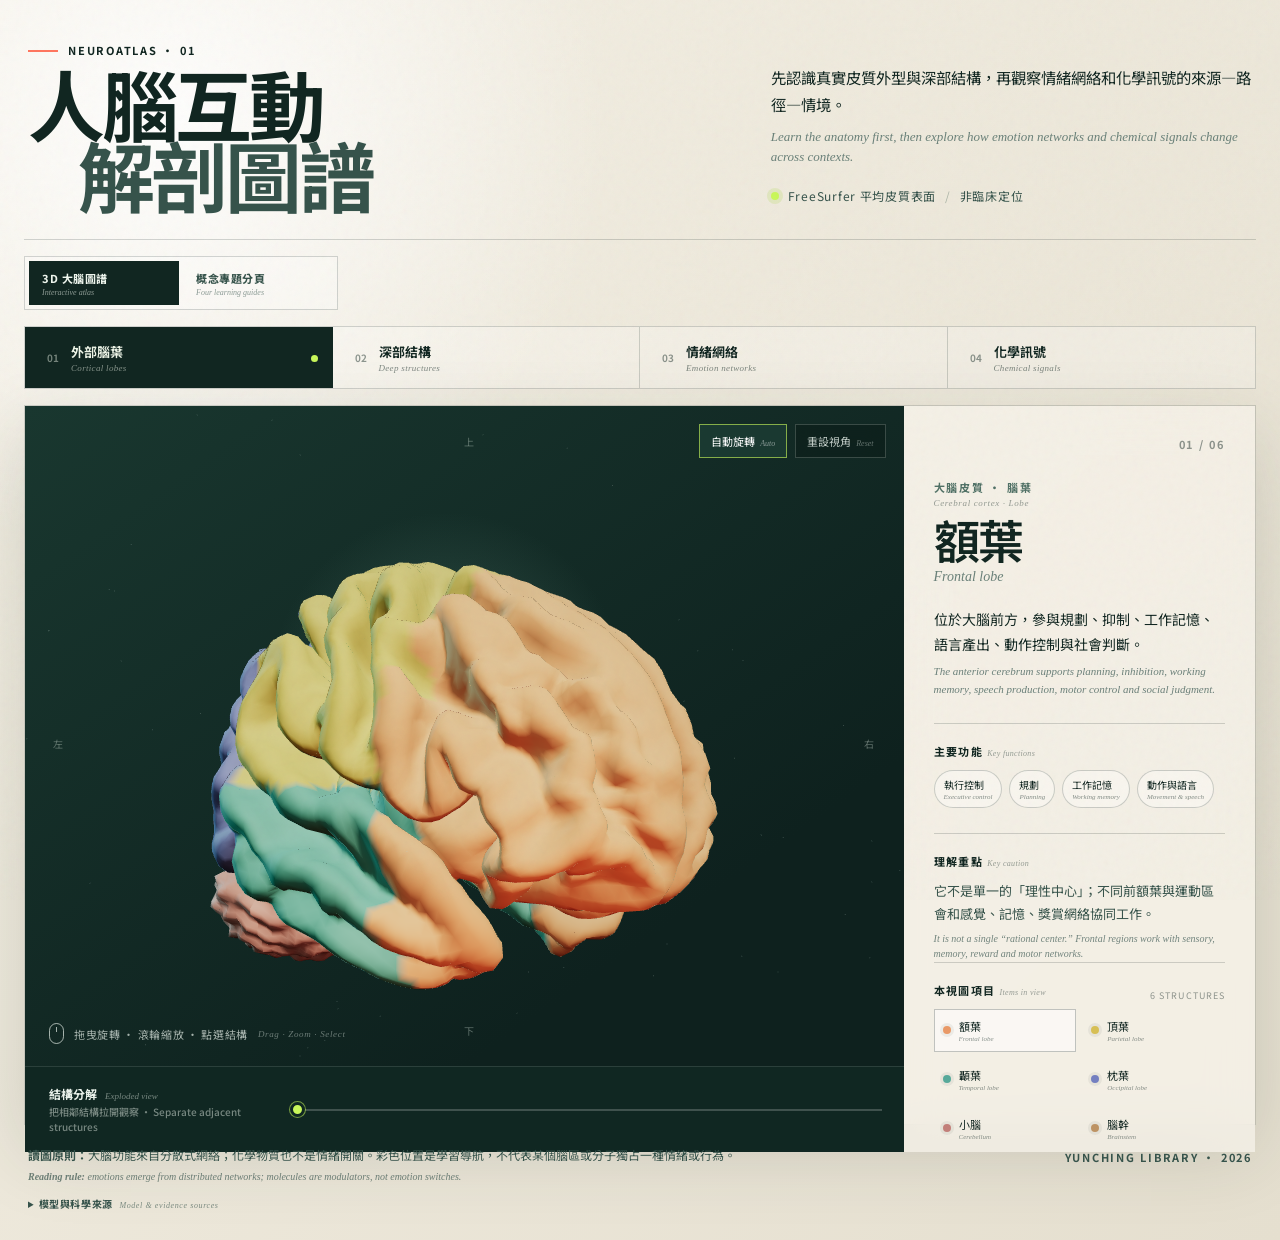
<file: index.html>
<!doctype html>
<html lang="zh-Hant">
<head>
  <meta charset="utf-8">
  <meta name="viewport" content="width=device-width, initial-scale=1">
  <meta name="description" content="可旋轉、縮放與點選的人類大腦結構教育圖譜。">
  <meta property="og:title" content="人腦互動解剖圖譜｜Interactive Human Brain Atlas">
  <meta property="og:description" content="以 FreeSurfer 平均皮質表面學習腦葉、深部結構、情緒網絡與化學訊號；支援中英對照。">
  <meta property="og:type" content="website">
  <meta property="og:url" content="https://yunching0513.github.io/interactive-brain-atlas/">
  <meta property="og:image" content="https://yunching0513.github.io/interactive-brain-atlas/preview.png">
  <title>人腦互動解剖圖譜｜Yunching Library</title>
  <link rel="icon" href="data:image/svg+xml,%3Csvg xmlns='http://www.w3.org/2000/svg' viewBox='0 0 64 64'%3E%3Crect width='64' height='64' rx='14' fill='%23112621'/%3E%3Ccircle cx='32' cy='32' r='10' fill='%23c9f75a'/%3E%3C/svg%3E">
  <link rel="preconnect" href="https://fonts.googleapis.com">
  <link rel="preconnect" href="https://fonts.gstatic.com" crossorigin>
  <link href="https://fonts.googleapis.com/css2?family=Noto+Sans+TC:wght@500;600;700;800&display=swap" rel="stylesheet">
  <link rel="stylesheet" href="./styles.css">
</head>
<body>
  <div class="page-grain" aria-hidden="true"></div>
  <main class="atlas-app">
    <header class="masthead">
      <div class="brand-block">
        <p class="eyebrow">NEUROATLAS · 01</p>
        <h1>人腦互動<br><span>解剖圖譜</span></h1>
      </div>
      <div class="intro-copy">
        <p>先認識真實皮質外型與深部結構，再觀察情緒網絡和化學訊號的來源—路徑—情境。</p>
        <p class="intro-en" lang="en">Learn the anatomy first, then explore how emotion networks and chemical signals change across contexts.</p>
        <div class="status-row">
          <span class="status-dot"></span>
          <span>FreeSurfer 平均皮質表面</span>
          <span class="divider">/</span>
          <span>非臨床定位</span>
        </div>
      </div>
    </header>

    <nav class="section-switcher" aria-label="學習區域">
      <a class="is-active" href="./index.html" aria-current="page">
        <span>3D 大腦圖譜</span><small lang="en">Interactive atlas</small>
      </a>
      <a href="./topics.html">
        <span>概念專題分頁</span><small lang="en">Four learning guides</small>
      </a>
    </nav>

    <section class="mode-bar" aria-label="圖譜視圖">
      <button class="mode-button is-active" type="button" data-mode="exterior">
        <span class="mode-index">01</span><span class="mode-copy">外部腦葉<small lang="en">Cortical lobes</small></span>
      </button>
      <button class="mode-button" type="button" data-mode="deep">
        <span class="mode-index">02</span><span class="mode-copy">深部結構<small lang="en">Deep structures</small></span>
      </button>
      <button class="mode-button" type="button" data-mode="emotion">
        <span class="mode-index">03</span><span class="mode-copy">情緒網絡<small lang="en">Emotion networks</small></span>
      </button>
      <button class="mode-button" type="button" data-mode="chemical">
        <span class="mode-index">04</span><span class="mode-copy">化學訊號<small lang="en">Chemical signals</small></span>
      </button>
    </section>

    <section id="emotion-lens" class="emotion-lens" hidden>
      <div class="lens-heading">
        <p>情緒情境 <span lang="en">Emotion lens</span></p>
        <small>選一個情境，相關節點會發光並跟隨旋轉。<span lang="en">Select a context; related nodes will glow and follow the rotation.</span></small>
      </div>
      <div id="scenario-buttons" class="scenario-buttons"></div>
      <div class="scenario-explainer">
        <p id="scenario-summary-zh"></p>
        <p id="scenario-summary-en" lang="en"></p>
        <div id="scenario-signals" class="scenario-signals"></div>
        <a id="scenario-guide-link" class="scenario-guide-link" href="./topics.html" hidden>開啟完整概念分頁 <span lang="en">Open guide</span> →</a>
      </div>
    </section>

    <section class="atlas-grid">
      <div class="viewport-panel">
        <div id="brain-viewport" class="brain-viewport" aria-label="可旋轉的人類大腦三維模型">
          <canvas id="brain-canvas"></canvas>
          <div class="orientation" aria-hidden="true">
            <span class="orientation-top">上</span>
            <span class="orientation-left">左</span>
            <span class="orientation-right">右</span>
            <span class="orientation-bottom">下</span>
          </div>
          <div id="hover-label" class="hover-label" role="status"></div>
          <div id="scenario-node-labels" class="scenario-node-labels" aria-hidden="true"></div>
          <div class="interaction-hint">
            <span class="mouse-mark" aria-hidden="true"></span>
            拖曳旋轉 · 滾輪縮放 · 點選結構<br><small lang="en">Drag · Zoom · Select</small>
          </div>
          <div class="view-actions">
            <button id="rotate-toggle" class="icon-button is-active" type="button" aria-pressed="true">自動旋轉 <small>Auto</small></button>
            <button id="reset-view" class="icon-button" type="button">重設視角 <small>Reset</small></button>
          </div>
        </div>

        <div class="explode-control">
          <label for="explode-range">
            <span>結構分解 <em lang="en">Exploded view</em></span>
            <small>把相鄰結構拉開觀察 · Separate adjacent structures</small>
          </label>
          <input id="explode-range" type="range" min="0" max="100" value="0">
        </div>
      </div>

      <aside class="info-panel" aria-live="polite">
        <div class="selection-index" id="selection-index">01 / 06</div>
        <p class="category-label" id="structure-category">大腦皮質 · 腦葉</p>
        <p class="category-en" id="structure-category-en" lang="en">Cerebral cortex · Lobe</p>
        <h2 id="structure-name">額葉</h2>
        <p class="latin-name" id="structure-latin">Frontal lobe</p>
        <p class="structure-summary" id="structure-summary">位於大腦前方，參與規劃、抑制、工作記憶、語言產出與社會判斷。</p>
        <p class="structure-summary summary-en" id="structure-summary-en" lang="en">The anterior cerebrum supports planning, inhibition, working memory, speech production, motor control and social judgment.</p>

        <div class="function-block">
          <h3><span id="function-heading">主要功能</span> <small id="function-heading-en" lang="en">Key functions</small></h3>
          <div class="function-tags" id="function-tags"></div>
        </div>

        <div class="signal-detail" id="signal-detail" hidden>
          <div class="signal-source-block">
            <h3>來源與路徑 <small lang="en">Origin & pathway</small></h3>
            <p id="signal-source"></p>
            <p id="signal-source-en" lang="en"></p>
            <div id="signal-path" class="signal-path"></div>
          </div>
          <div class="trigger-block">
            <h3>常見促發情境 <small lang="en">Common eliciting contexts</small></h3>
            <div id="signal-triggers" class="trigger-list"></div>
          </div>
        </div>

        <div class="connection-block">
          <h3>理解重點 <small lang="en">Key caution</small></h3>
          <p id="structure-note">它不是單一的「理性中心」；不同前額葉區域會與感覺、記憶、獎賞及運動網絡協同工作。</p>
          <p id="structure-note-en" class="note-en" lang="en">It is not a single “rational center.” Frontal regions work with sensory, memory, reward and motor networks.</p>
        </div>

        <div class="structure-browser">
          <div class="browser-heading">
            <h3>本視圖項目 <small lang="en">Items in view</small></h3>
            <span id="structure-count">6 structures</span>
          </div>
          <div class="structure-list" id="structure-list"></div>
        </div>
      </aside>
    </section>

    <footer class="atlas-footer">
      <div>
        <p><strong>讀圖原則：</strong>大腦功能來自分散式網絡；化學物質也不是情緒開關。彩色位置是學習導航，不代表某個腦區或分子獨占一種情緒或行為。</p>
        <p class="footer-en" lang="en"><strong>Reading rule:</strong> emotions emerge from distributed networks; molecules are modulators, not emotion switches.</p>
        <details class="evidence-drawer">
          <summary>模型與科學來源 <span lang="en">Model & evidence sources</span></summary>
          <div class="evidence-links">
            <a href="https://nilearn.github.io/stable/modules/generated/nilearn.datasets.fetch_surf_fsaverage.html">Nilearn / FreeSurfer fsaverage5</a>
            <a href="https://www.ncbi.nlm.nih.gov/books/NBK507848/">Oxytocin · NCBI</a>
            <a href="https://www.ncbi.nlm.nih.gov/books/NBK470306/">β-Endorphin · NCBI</a>
            <a href="https://www.ncbi.nlm.nih.gov/books/NBK538239/">Cortisol / HPA axis · NCBI</a>
            <a href="https://www.ncbi.nlm.nih.gov/books/NBK513270/">Locus coeruleus / NE · NCBI</a>
            <a href="https://www.ncbi.nlm.nih.gov/books/NBK28150/">Serotonin / Raphe · NCBI</a>
          </div>
        </details>
      </div>
      <p class="footer-mark">YUNCHING LIBRARY · 2026</p>
    </footer>
  </main>

  <noscript>這個互動圖譜需要啟用 JavaScript。</noscript>
  <script src="./brain-atlas.bundle.js"></script>
</body>
</html>
</file>
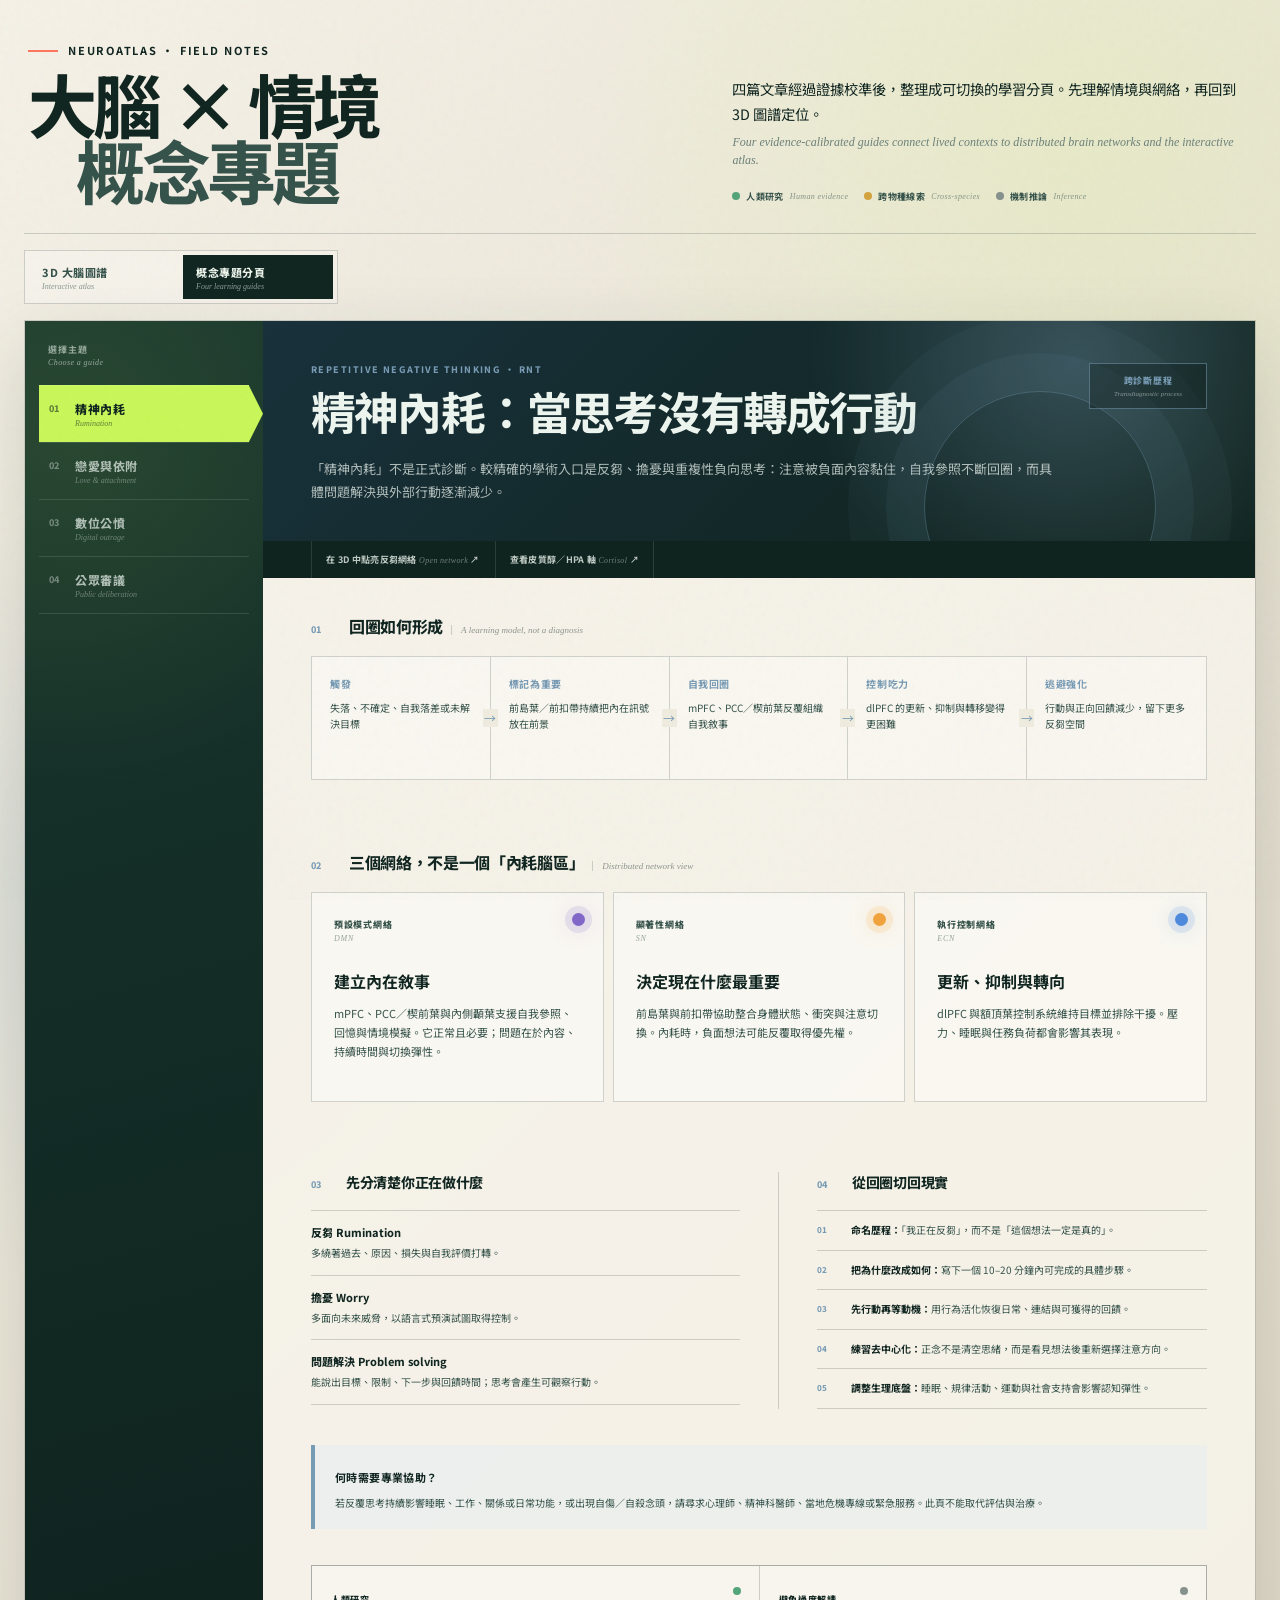
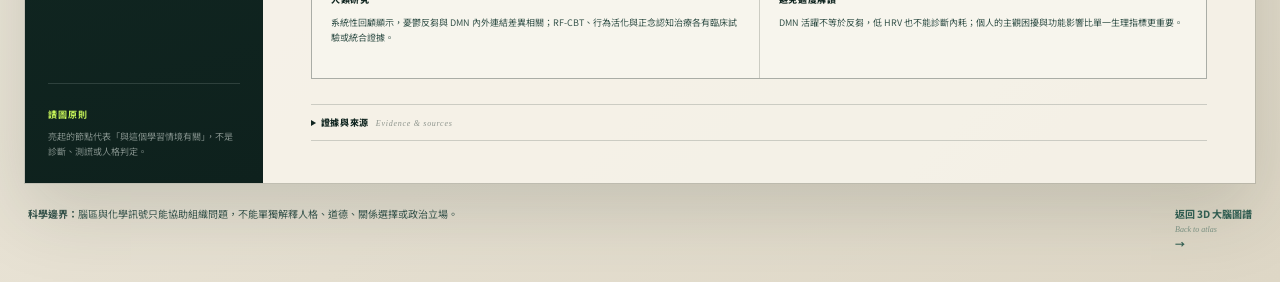
<file: topics.html>
<!doctype html>
<html lang="zh-Hant">
<head>
  <meta charset="utf-8">
  <meta name="viewport" content="width=device-width, initial-scale=1">
  <meta name="description" content="以證據校準方式說明精神內耗、戀愛依附、數位公憤與公眾審議所涉及的大腦網絡、情境與行動策略。">
  <title>大腦 × 情境概念專題｜Yunching Library</title>
  <link rel="icon" href="data:image/svg+xml,%3Csvg xmlns='http://www.w3.org/2000/svg' viewBox='0 0 64 64'%3E%3Crect width='64' height='64' rx='14' fill='%23112621'/%3E%3Ccircle cx='32' cy='32' r='10' fill='%23c9f75a'/%3E%3C/svg%3E">
  <link rel="preconnect" href="https://fonts.googleapis.com">
  <link rel="preconnect" href="https://fonts.gstatic.com" crossorigin>
  <link href="https://fonts.googleapis.com/css2?family=Noto+Sans+TC:wght@400;500;600;700;800&display=swap" rel="stylesheet">
  <link rel="stylesheet" href="./styles.css">
  <link rel="stylesheet" href="./topics.css">
</head>
<body class="topics-page">
  <div class="page-grain" aria-hidden="true"></div>
  <main class="guide-app">
    <header class="guide-masthead">
      <div>
        <p class="eyebrow">NEUROATLAS · FIELD NOTES</p>
        <h1 class="guide-title">大腦 × 情境<br><span>概念專題</span></h1>
      </div>
      <div class="guide-intro">
        <p>四篇文章經過證據校準後，整理成可切換的學習分頁。先理解情境與網絡，再回到 3D 圖譜定位。</p>
        <p lang="en">Four evidence-calibrated guides connect lived contexts to distributed brain networks and the interactive atlas.</p>
        <div class="calibration-key" aria-label="證據層級圖例">
          <span><i class="evidence-dot human"></i>人類研究 <em>Human evidence</em></span>
          <span><i class="evidence-dot cross"></i>跨物種線索 <em>Cross-species</em></span>
          <span><i class="evidence-dot inference"></i>機制推論 <em>Inference</em></span>
        </div>
      </div>
    </header>

    <nav class="section-switcher" aria-label="學習區域">
      <a href="./index.html">
        <span>3D 大腦圖譜</span><small lang="en">Interactive atlas</small>
      </a>
      <a class="is-active" href="./topics.html" aria-current="page">
        <span>概念專題分頁</span><small lang="en">Four learning guides</small>
      </a>
    </nav>

    <section class="guide-frame">
      <nav class="topic-tabs" role="tablist" aria-label="概念專題">
        <p class="tabs-label">選擇主題 <span lang="en">Choose a guide</span></p>
        <button id="tab-rumination" class="topic-tab is-active" type="button" role="tab" aria-selected="true" aria-controls="panel-rumination" tabindex="0" data-topic="rumination">
          <span class="tab-number">01</span><strong>精神內耗</strong><small lang="en">Rumination</small>
        </button>
        <button id="tab-love" class="topic-tab" type="button" role="tab" aria-selected="false" aria-controls="panel-love" tabindex="-1" data-topic="love">
          <span class="tab-number">02</span><strong>戀愛與依附</strong><small lang="en">Love & attachment</small>
        </button>
        <button id="tab-outrage" class="topic-tab" type="button" role="tab" aria-selected="false" aria-controls="panel-outrage" tabindex="-1" data-topic="outrage">
          <span class="tab-number">03</span><strong>數位公憤</strong><small lang="en">Digital outrage</small>
        </button>
        <button id="tab-deliberation" class="topic-tab" type="button" role="tab" aria-selected="false" aria-controls="panel-deliberation" tabindex="-1" data-topic="deliberation">
          <span class="tab-number">04</span><strong>公眾審議</strong><small lang="en">Public deliberation</small>
        </button>
        <div class="tabs-caution">
          <strong>讀圖原則</strong>
          <p>亮起的節點代表「與這個學習情境有關」，不是診斷、測謊或人格判定。</p>
        </div>
      </nav>

      <div class="topic-panels">
        <article id="panel-rumination" class="topic-panel" role="tabpanel" aria-labelledby="tab-rumination" data-topic-panel="rumination" style="--topic-accent:#789bb4; --topic-deep:#18313b;">
          <header class="topic-hero">
            <div>
              <p class="topic-kicker">REPETITIVE NEGATIVE THINKING · RNT</p>
              <h2>精神內耗：當思考沒有轉成行動</h2>
              <p class="topic-lead">「精神內耗」不是正式診斷。較精確的學術入口是反芻、擔憂與重複性負向思考：注意被負面內容黏住，自我參照不斷回圈，而具體問題解決與外部行動逐漸減少。</p>
            </div>
            <div class="topic-stamp"><span>跨診斷歷程</span><small lang="en">Transdiagnostic process</small></div>
          </header>

          <div class="atlas-jumps" aria-label="回到 3D 圖譜">
            <a href="./index.html?mode=emotion&scenario=rumination&structure=pcc">在 3D 中點亮反芻網絡 <span lang="en">Open network</span> ↗</a>
            <a href="./index.html?mode=chemical&structure=cortisol">查看皮質醇／HPA 軸 <span lang="en">Cortisol</span> ↗</a>
          </div>

          <section class="topic-section">
            <div class="section-heading"><span>01</span><h3>回圈如何形成</h3><small lang="en">A learning model, not a diagnosis</small></div>
            <div class="mechanism-chain five-step">
              <div><b>觸發</b><p>失落、不確定、自我落差或未解決目標</p></div>
              <div><b>標記為重要</b><p>前島葉／前扣帶持續把內在訊號放在前景</p></div>
              <div><b>自我回圈</b><p>mPFC、PCC／楔前葉反覆組織自我敘事</p></div>
              <div><b>控制吃力</b><p>dlPFC 的更新、抑制與轉移變得更困難</p></div>
              <div><b>逃避強化</b><p>行動與正向回饋減少，留下更多反芻空間</p></div>
            </div>
          </section>

          <section class="topic-section">
            <div class="section-heading"><span>02</span><h3>三個網絡，不是一個「內耗腦區」</h3><small lang="en">Distributed network view</small></div>
            <div class="network-cards">
              <article><i style="--node:#8067c8"></i><p class="network-name">預設模式網絡 <span>DMN</span></p><h4>建立內在敘事</h4><p>mPFC、PCC／楔前葉與內側顳葉支援自我參照、回憶與情境模擬。它正常且必要；問題在於內容、持續時間與切換彈性。</p></article>
              <article><i style="--node:#f0a33d"></i><p class="network-name">顯著性網絡 <span>SN</span></p><h4>決定現在什麼最重要</h4><p>前島葉與前扣帶協助整合身體狀態、衝突與注意切換。內耗時，負面想法可能反覆取得優先權。</p></article>
              <article><i style="--node:#4e89db"></i><p class="network-name">執行控制網絡 <span>ECN</span></p><h4>更新、抑制與轉向</h4><p>dlPFC 與額頂葉控制系統維持目標並排除干擾。壓力、睡眠與任務負荷都會影響其表現。</p></article>
            </div>
          </section>

          <section class="topic-section split-section">
            <div>
              <div class="section-heading compact"><span>03</span><h3>先分清楚你正在做什麼</h3></div>
              <dl class="definition-list">
                <div><dt>反芻 Rumination</dt><dd>多繞著過去、原因、損失與自我評價打轉。</dd></div>
                <div><dt>擔憂 Worry</dt><dd>多面向未來威脅，以語言式預演試圖取得控制。</dd></div>
                <div><dt>問題解決 Problem solving</dt><dd>能說出目標、限制、下一步與回饋時間；思考會產生可觀察行動。</dd></div>
              </dl>
            </div>
            <div>
              <div class="section-heading compact"><span>04</span><h3>從回圈切回現實</h3></div>
              <ol class="action-list">
                <li><b>命名歷程：</b>「我正在反芻」，而不是「這個想法一定是真的」。</li>
                <li><b>把為什麼改成如何：</b>寫下一個 10–20 分鐘內可完成的具體步驟。</li>
                <li><b>先行動再等動機：</b>用行為活化恢復日常、連結與可獲得的回饋。</li>
                <li><b>練習去中心化：</b>正念不是清空思緒，而是看見想法後重新選擇注意方向。</li>
                <li><b>調整生理底盤：</b>睡眠、規律活動、運動與社會支持會影響認知彈性。</li>
              </ol>
            </div>
          </section>

          <aside class="safety-note">
            <strong>何時需要專業協助？</strong>
            <p>若反覆思考持續影響睡眠、工作、關係或日常功能，或出現自傷／自殺念頭，請尋求心理師、精神科醫師、當地危機專線或緊急服務。此頁不能取代評估與治療。</p>
          </aside>

          <section class="evidence-ladder">
            <div class="human"><span>人類研究</span><p>系統性回顧顯示，憂鬱反芻與 DMN 內外連結差異相關；RF-CBT、行為活化與正念認知治療各有臨床試驗或統合證據。</p></div>
            <div class="inference"><span>避免過度解讀</span><p>DMN 活躍不等於反芻，低 HRV 也不能診斷內耗；個人的主觀困擾與功能影響比單一生理指標更重要。</p></div>
          </section>

          <details class="topic-sources">
            <summary>證據與來源 <span lang="en">Evidence & sources</span></summary>
            <a href="https://pmc.ncbi.nlm.nih.gov/articles/PMC12241886/">DMN 與憂鬱反芻：系統性回顧</a>
            <a href="https://pmc.ncbi.nlm.nih.gov/articles/PMC10917163/">反芻與抑制控制：神經影像統合分析</a>
            <a href="https://pmc.ncbi.nlm.nih.gov/articles/PMC10654545/">RF-CBT：預註冊隨機臨床試驗</a>
            <a href="https://pmc.ncbi.nlm.nih.gov/articles/PMC7390059/">行為活化：Cochrane 系統性回顧</a>
            <a href="https://pmc.ncbi.nlm.nih.gov/articles/PMC12382274/">MBCT 與反芻：RCT 統合分析</a>
          </details>
        </article>

        <article id="panel-love" class="topic-panel" role="tabpanel" aria-labelledby="tab-love" data-topic-panel="love" style="--topic-accent:#e36b91; --topic-deep:#462737;" hidden>
          <header class="topic-hero">
            <div>
              <p class="topic-kicker">LOVE · ATTRACTION · ATTACHMENT</p>
              <h2>戀愛與依附：獎賞、記憶與關係規範</h2>
              <p class="topic-lead">戀愛不是一種分泌物，也不是固定腦區。吸引、依附、性慾、照護與承諾可以重疊，也能在不同時間尺度與不同對象上部分分離；文化、協議與選擇同樣是關係的一部分。</p>
            </div>
            <div class="topic-stamp"><span>跨物種轉譯</span><small lang="en">Translate with caution</small></div>
          </header>

          <div class="atlas-jumps">
            <a href="./index.html?mode=emotion&scenario=romance&structure=ventralStriatum">在 3D 中點亮戀愛／依附網絡 <span lang="en">Open network</span> ↗</a>
            <a href="./index.html?mode=chemical&structure=oxytocin">查看催產素來源與路徑 <span lang="en">Oxytocin</span> ↗</a>
            <a href="./index.html?mode=chemical&structure=dopamine">查看多巴胺路徑 <span lang="en">Dopamine</span> ↗</a>
          </div>

          <section class="topic-section">
            <div class="section-heading"><span>01</span><h3>三套動機不是三個獨立開關</h3><small lang="en">A useful heuristic</small></div>
            <div class="three-systems">
              <article><p class="system-index">A</p><h4>性慾 <span>Lust</span></h4><p>身體性驅力與性荷爾蒙相關，但會受健康、關係、文化、壓力與個體差異影響。</p></article>
              <article><p class="system-index">B</p><h4>浪漫吸引 <span>Attraction</span></h4><p>注意聚焦、動機與獎賞學習常涉及 VTA—腹側紋狀體等路徑；「想要」不等於關係品質。</p></article>
              <article><p class="system-index">C</p><h4>依附 <span>Attachment</span></h4><p>熟悉、安全、社會記憶與壓力緩衝由廣泛網絡形成；催產素只是調節者之一。</p></article>
            </div>
          </section>

          <section class="topic-section">
            <div class="section-heading"><span>02</span><h3>伴侶連結的網絡地圖</h3><small lang="en">Reward × social memory × regulation</small></div>
            <div class="network-cards">
              <article><i style="--node:#e5ca3d"></i><p class="network-name">VTA／腹側紋狀體 <span>Reward</span></p><h4>讓某個人變得特別</h4><p>多巴胺參與預測、動機與學習，把伴侶線索與獎賞價值建立關聯；它不等於愛或快樂。</p></article>
              <article><i style="--node:#49b5a7"></i><p class="network-name">海馬迴／杏仁核 <span>Context</span></p><h4>記住人、情境與情緒價值</h4><p>關係經驗會與地點、事件、安全或威脅訊號結合，形成可更新的社會記憶。</p></article>
              <article><i style="--node:#a66bd0"></i><p class="network-name">mPFC／TPJ <span>Meaning</span></p><h4>理解意圖與維持承諾</h4><p>觀點取替、價值評估與自我—他人推論支援關係決策；承諾不是單一神經反射。</p></article>
            </div>
          </section>

          <section class="topic-section split-section">
            <div>
              <div class="section-heading compact"><span>03</span><h3>化學物質扮演什麼角色</h3></div>
              <dl class="definition-list">
                <div><dt>多巴胺 Dopamine</dt><dd>動機、學習與預測誤差；新奇可能提高注意，但不能推導「真正的愛」。</dd></div>
                <div><dt>催產素 Oxytocin</dt><dd>調節社會線索與依附相關歷程；人類信任效應不穩定，並依情境、性別與依附風格而變。</dd></div>
                <div><dt>血管加壓素 Vasopressin</dt><dd>田鼠研究提供伴侶偏好與防衛的機制線索；對人類關係的直接推論有限。</dd></div>
                <div><dt>內源性阿片 Opioids</dt><dd>可能參與社會舒適、分離痛苦與親密互動的獎賞感。</dd></div>
              </dl>
            </div>
            <div>
              <div class="section-heading compact"><span>04</span><h3>三個常見誤解</h3></div>
              <div class="myth-list">
                <p><b>不是「催產素＝忠誠」。</b>大型預註冊重複研究並未發現催產素可靠提高陌生人信任。</p>
                <p><b>沒有「出軌基因」。</b>單一基因關聯不能預測個人的忠誠、婚姻成敗或倫理選擇。</p>
                <p><b>大腦不決定關係形式。</b>單偶、非單偶或其他關係安排的核心仍是知情同意、坦誠協議、安全與公平。</p>
              </div>
            </div>
          </section>

          <aside class="ethics-note">
            <strong>關係倫理比神經化學更接近可行動層</strong>
            <p>吸引可能自動出現，行動與承諾則包含價值、界線、溝通與責任。用「大腦就是如此」替欺瞞或傷害卸責，是把描述性研究誤當成道德許可。</p>
          </aside>

          <section class="evidence-ladder three-levels">
            <div class="cross"><span>跨物種線索</span><p>多巴胺、催產素與血管加壓素的受體機制，主要來自草原田鼠等動物模型。</p></div>
            <div class="human"><span>人類研究</span><p>影像研究支持獎賞、記憶與社會認知網絡參與浪漫愛與依附，但樣本與任務有限。</p></div>
            <div class="inference"><span>不可直接推論</span><p>動物的伴侶偏好、攻擊或受體分布，不能直接預測個人的關係形式、忠誠與基因命運。</p></div>
          </section>

          <details class="topic-sources">
            <summary>證據與來源 <span lang="en">Evidence & sources</span></summary>
            <a href="https://pmc.ncbi.nlm.nih.gov/articles/PMC10295201/">戀愛與伴侶連結：人類與動物視角綜述</a>
            <a href="https://pmc.ncbi.nlm.nih.gov/articles/PMC5072360/">草原田鼠伴侶結合、分離與社會緩衝</a>
            <a href="https://pmc.ncbi.nlm.nih.gov/articles/PMC2847497/">社會神經科學的跨物種轉譯挑戰</a>
            <a href="https://pubmed.ncbi.nlm.nih.gov/32514040/">催產素與信任：大型預註冊重複研究</a>
            <a href="https://pubmed.ncbi.nlm.nih.gov/38713749/">內源性催產素與人際互動：系統性回顧與統合分析</a>
          </details>
        </article>

        <article id="panel-outrage" class="topic-panel" role="tabpanel" aria-labelledby="tab-outrage" data-topic-panel="outrage" style="--topic-accent:#ed6d50; --topic-deep:#43291f;" hidden>
          <header class="topic-hero">
            <div>
              <p class="topic-kicker">ONLINE DISINHIBITION · MORAL OUTRAGE</p>
              <h2>數位公憤：人、平台與群體規範的回饋迴圈</h2>
              <p class="topic-lead">極端言論不能化約成「前額葉失靈」或某種人格。低社會線索、即時情緒、群體邊界、平台獎賞與個體差異會彼此強化；同一個普通使用者在不同情境下，也可能表現得非常不同。</p>
            </div>
            <div class="topic-stamp"><span>情境 × 平台</span><small lang="en">Person × platform</small></div>
          </header>

          <div class="atlas-jumps">
            <a href="./index.html?mode=emotion&scenario=outrage&structure=anteriorInsula">在 3D 中點亮數位公憤網絡 <span lang="en">Open network</span> ↗</a>
            <a href="./index.html?mode=chemical&structure=dopamine">查看多巴胺與社會回饋 <span lang="en">Dopamine</span> ↗</a>
          </div>

          <section class="topic-section">
            <div class="section-heading"><span>01</span><h3>一個可被平台放大的學習迴圈</h3><small lang="en">Reinforcement and norm learning</small></div>
            <div class="mechanism-chain five-step">
              <div><b>模糊線索</b><p>缺少表情、語氣與即時後果，較容易錯讀意圖</p></div>
              <div><b>威脅／厭惡</b><p>杏仁核、前島與前扣帶把事件標記為重要</p></div>
              <div><b>快速表態</b><p>時間壓力、疲勞與群體規範減少反思空間</p></div>
              <div><b>社會獎賞</b><p>按讚、轉發與同儕支持提高該表達的價值</p></div>
              <div><b>規範學習</b><p>使用者更可能在未來用相似強度表達公憤</p></div>
            </div>
          </section>

          <section class="topic-section">
            <div class="section-heading"><span>02</span><h3>三層一起看，避免「腦區決定論」</h3></div>
            <div class="triad-grid">
              <article><span>PERSON</span><h4>個體狀態</h4><p>情緒、睡眠、壓力、認知負荷、衝動性、既有信念與人格特質會改變反應機率。</p></article>
              <article><span>CONTEXT</span><h4>社會情境</h4><p>匿名、非同步、模糊意圖、內外團體界線與先前留言塑造「現在這樣說是否正常」。</p></article>
              <article><span>PLATFORM</span><h4>平台設計</h4><p>可見的社會回饋、排序、推播與低發言成本，會改變注意力與強化學習。</p></article>
            </div>
          </section>

          <section class="topic-section split-section">
            <div>
              <div class="section-heading compact"><span>03</span><h3>相關網絡</h3></div>
              <dl class="definition-list">
                <div><dt>杏仁核／前島／ACC</dt><dd>威脅、顯著性、厭惡、衝突與身體反應；不是「憤怒中心」。</dd></div>
                <div><dt>腹側紋狀體</dt><dd>社會回饋與價值學習；亮起不代表惡意或成癮。</dd></div>
                <div><dt>dlPFC／mPFC</dt><dd>規則、後果、重新評估與社會價值；控制不是永遠成功。</dd></div>
                <div><dt>TPJ／心智化網絡</dt><dd>推測他人意圖與觀點；文字也能產生同理，但需要足夠脈絡。</dd></div>
              </dl>
            </div>
            <div>
              <div class="section-heading compact"><span>04</span><h3>把「煞車」放進環境</h3></div>
              <ol class="action-list">
                <li><b>個人：</b>發送前命名情緒、重述對方觀點、延遲高喚起回覆。</li>
                <li><b>討論區：</b>提示閱讀內容、限制連續轉發、提供修訂與撤回機會。</li>
                <li><b>平台：</b>降低單純以互動量放大高情緒內容，測試健康規範與摩擦設計。</li>
                <li><b>社群：</b>由可信任成員示範不同意但不去人格化的回應方式。</li>
              </ol>
            </div>
          </section>

          <aside class="ethics-note">
            <strong>不能用腦科學替人貼標籤</strong>
            <p>網路貼文無法證明某人的杏仁核、皮質醇、催產素或人格異常。神經科學可用來提出可測試的環境假說，不能取代內容判讀、社會脈絡、法律責任與平台治理。</p>
          </aside>

          <section class="evidence-ladder">
            <div class="human"><span>人類行為證據</span><p>兩項預註冊 Twitter 觀察研究與兩項實驗顯示，公憤表達獲得正向回饋後，未來表達機率會提高，且社群規範也會影響強度。</p></div>
            <div class="inference"><span>機制推論</span><p>把按讚直接說成「多巴胺劫持」、或把線上匿名直接等同特定腦區停擺，超出了現有證據可支持的範圍。</p></div>
          </section>

          <details class="topic-sources">
            <summary>證據與來源 <span lang="en">Evidence & sources</span></summary>
            <a href="https://doi.org/10.1126/sciadv.abe5641">社會學習放大線上道德公憤：Science Advances</a>
            <a href="https://pmc.ncbi.nlm.nih.gov/articles/PMC5791909/">情境如何使普通使用者參與惡意留言</a>
            <a href="https://pmc.ncbi.nlm.nih.gov/articles/PMC7939028/">道德信念與支持暴力的神經機制</a>
            <a href="https://pmc.ncbi.nlm.nih.gov/articles/PMC6347450/">催產素與群體衝突：情境依賴效應</a>
          </details>
        </article>

        <article id="panel-deliberation" class="topic-panel" role="tabpanel" aria-labelledby="tab-deliberation" data-topic-panel="deliberation" style="--topic-accent:#5da277; --topic-deep:#1b382b;" hidden>
          <header class="topic-hero">
            <div>
              <p class="topic-kicker">PSYCHOLOGICAL SAFETY · PROCEDURAL JUSTICE</p>
              <h2>公眾審議：先讓人能思考，再要求共同思考</h2>
              <p class="topic-lead">公眾參與的神經行為設計，不是操控荷爾蒙，而是降低不必要威脅、保障發言權、提高資訊可理解性，並讓回應與權力分配可被驗證。真正的信任來自程序與履約，不是會場氣氛。</p>
            </div>
            <div class="topic-stamp"><span>安全 ≠ 同意</span><small lang="en">Safety is not compliance</small></div>
          </header>

          <div class="atlas-jumps">
            <a href="./index.html?mode=emotion&scenario=deliberation&structure=dlpfc">在 3D 中點亮公眾審議網絡 <span lang="en">Open network</span> ↗</a>
            <a href="./index.html?mode=chemical&structure=oxytocin">查看催產素的情境限制 <span lang="en">Oxytocin caution</span> ↗</a>
            <a href="./index.html?mode=chemical&structure=cortisol">查看 HPA 壓力軸 <span lang="en">Stress axis</span> ↗</a>
          </div>

          <section class="topic-section">
            <div class="section-heading"><span>01</span><h3>把參與流程當成一段狀態轉換</h3><small lang="en">Before · during · after</small></div>
            <div class="process-timeline">
              <article><span>BEFORE</span><h4>先處理威脅來源</h4><p>釐清哪些事項可改、誰承擔風險、資料缺口、代表性、申訴與退出路徑。</p></article>
              <article><span>DURING</span><h4>讓理解與衝突並存</h4><p>平等發言、敘事加資料、觀點重述、分組與暫停；降溫不是壓制異議。</p></article>
              <article><span>AFTER</span><h4>用回應建立信任</h4><p>公開採納／未採納理由、責任人、時程、修正紀錄與再次參與入口。</p></article>
            </div>
          </section>

          <section class="topic-section">
            <div class="section-heading"><span>02</span><h3>相關網絡能告訴我們什麼</h3><small lang="en">Design implications, not manipulation</small></div>
            <div class="network-cards">
              <article><i style="--node:#f0a33d"></i><p class="network-name">前島／ACC <span>Salience</span></p><h4>衝突與被忽視感會占據注意</h4><p>承認損失、清楚規則與可預測流程，能減少額外不確定性；不能把抗議者標成「杏仁核劫持」。</p></article>
              <article><i style="--node:#4e89db"></i><p class="network-name">dlPFC <span>Control</span></p><h4>複雜比較需要時間與容量</h4><p>短講、可視化、休息與分階段決策，有助降低工作記憶負荷。</p></article>
              <article><i style="--node:#a66bd0"></i><p class="network-name">mPFC／TPJ <span>Mentalizing</span></p><h4>觀點取替需要真實脈絡</h4><p>人物經驗與地圖資料可以互補；故事不應取代證據，資料也不應抹去生活經驗。</p></article>
            </div>
          </section>

          <section class="topic-section split-section">
            <div>
              <div class="section-heading compact"><span>03</span><h3>六項設計檢核</h3></div>
              <ul class="check-list">
                <li>座位與發言規則是否放大權力階級？</li>
                <li>受影響者是否能用自己的語言表達？</li>
                <li>資料是否可理解、可質疑、可追溯？</li>
                <li>主持人是否能在高喚起時提供暫停與再進場？</li>
                <li>哪些決策權真的交給參與者？</li>
                <li>會後是否公開回應與採納理由？</li>
              </ul>
            </div>
            <div>
              <div class="section-heading compact"><span>04</span><h3>不要只測量「有沒有共識」</h3></div>
              <div class="metric-grid">
                <span>代表性<small>Representation</small></span>
                <span>理解度<small>Understanding</small></span>
                <span>發言分布<small>Voice balance</small></span>
                <span>程序公平<small>Procedural fairness</small></span>
                <span>回應性<small>Responsiveness</small></span>
                <span>再次參與<small>Future participation</small></span>
              </div>
            </div>
          </section>

          <aside class="ethics-note">
            <strong>神經知情，不是神經操控</strong>
            <p>共食、圓圈、敘事或呼吸不能保證催產素升高，也不能取代補償、資訊透明、實質授權與法律權利。若流程只想讓民眾平靜並同意，仍然是操弄，而不是審議。</p>
          </aside>

          <section class="evidence-ladder">
            <div class="human"><span>較穩定的制度證據</span><p>發言權、透明理由、公平待遇與政府回應性，較一致地與權威信任及政策支持相關。</p></div>
            <div class="inference"><span>較弱的神經化學主張</span><p>人類催產素與信任的因果證據不一致；不能宣稱某種空間、食物或故事會可靠「分泌信任」。</p></div>
          </section>

          <details class="topic-sources">
            <summary>證據與來源 <span lang="en">Evidence & sources</span></summary>
            <a href="https://pubmed.ncbi.nlm.nih.gov/26581735/">催產素是否提高人類信任：批判性回顧</a>
            <a href="https://pubmed.ncbi.nlm.nih.gov/32514040/">催產素與信任：大型預註冊重複研究</a>
            <a href="https://pmc.ncbi.nlm.nih.gov/articles/PMC12816024/">發言權、透明與程序正義的跨國情境實驗</a>
            <a href="https://pmc.ncbi.nlm.nih.gov/articles/PMC3108886/">參與、程序公平、信任與合作的實驗研究</a>
          </details>
        </article>
      </div>
    </section>

    <footer class="guide-footer">
      <p><strong>科學邊界：</strong>腦區與化學訊號只能協助組織問題，不能單獨解釋人格、道德、關係選擇或政治立場。</p>
      <a href="./index.html">返回 3D 大腦圖譜 <span lang="en">Back to atlas</span> →</a>
    </footer>
  </main>

  <noscript>這些分頁需要啟用 JavaScript；你仍可使用 <a href="./index.html">3D 圖譜</a>。</noscript>
  <script src="./topics.js"></script>
</body>
</html>
</file>
<file: styles.css>
:root {
  --ink: #112621;
  --ink-soft: #36534b;
  --paper: #f0ecdf;
  --paper-deep: #dfd8c7;
  --line: rgba(17, 38, 33, 0.18);
  --lime: #c9f75a;
  --coral: #ff765f;
  --blue: #4188ba;
  --panel: rgba(246, 243, 233, 0.78);
  --shadow: 0 28px 70px rgba(35, 48, 40, 0.16);
}

* { box-sizing: border-box; }

html { color-scheme: light; }

body {
  margin: 0;
  min-width: 320px;
  min-height: 100vh;
  color: var(--ink);
  background:
    radial-gradient(circle at 13% 10%, rgba(255, 255, 255, 0.92), transparent 28%),
    linear-gradient(135deg, #f4f0e5 0%, #e5dfcf 100%);
  font-family: "Avenir Next", "PingFang TC", "Noto Sans TC", sans-serif;
}

button, input { font: inherit; }
button { color: inherit; }

.page-grain {
  position: fixed;
  inset: 0;
  pointer-events: none;
  opacity: 0.18;
  z-index: 10;
  background-image: url("data:image/svg+xml,%3Csvg viewBox='0 0 180 180' xmlns='http://www.w3.org/2000/svg'%3E%3Cfilter id='n'%3E%3CfeTurbulence type='fractalNoise' baseFrequency='.85' numOctaves='3' stitchTiles='stitch'/%3E%3C/filter%3E%3Crect width='100%25' height='100%25' filter='url(%23n)' opacity='.2'/%3E%3C/svg%3E");
  mix-blend-mode: multiply;
}

.atlas-app {
  width: min(1540px, calc(100% - 48px));
  margin: 0 auto;
  padding: 34px 0 28px;
}

.masthead {
  display: grid;
  grid-template-columns: minmax(330px, 0.95fr) minmax(300px, 0.7fr);
  align-items: end;
  justify-content: space-between;
  gap: 7vw;
  padding: 8px 4px 30px;
  border-bottom: 1px solid var(--line);
}

.eyebrow,
.category-label,
.selection-index,
.footer-mark {
  margin: 0;
  letter-spacing: 0.16em;
  text-transform: uppercase;
  font-size: 11px;
  font-weight: 700;
}

.eyebrow::before {
  content: "";
  display: inline-block;
  width: 30px;
  height: 2px;
  margin: 0 10px 3px 0;
  background: var(--coral);
}

h1 {
  margin: 10px 0 0;
  font-family: "Noto Sans TC", "PingFang TC", sans-serif;
  font-size: clamp(44px, 6vw, 84px);
  line-height: 0.92;
  letter-spacing: -0.045em;
  font-weight: 700;
}

h1 span {
  margin-left: 0.65em;
  font-style: normal;
  color: var(--ink-soft);
}

.intro-copy {
  max-width: 540px;
  padding-bottom: 5px;
}

.intro-copy > p {
  margin: 0 0 20px;
  font-size: clamp(15px, 1.2vw, 18px);
  line-height: 1.8;
}

.intro-copy > .intro-en {
  margin-top: -12px;
  color: #6a8179;
  font-family: Georgia, "Times New Roman", serif;
  font-size: 13px;
  font-style: italic;
  line-height: 1.55;
}

.status-row {
  display: flex;
  align-items: center;
  gap: 9px;
  color: var(--ink-soft);
  font-size: 12px;
  letter-spacing: 0.06em;
}

.status-dot {
  width: 8px;
  height: 8px;
  border-radius: 50%;
  background: var(--lime);
  box-shadow: 0 0 0 4px rgba(160, 212, 57, 0.18);
}

.divider { opacity: 0.35; }

.section-switcher {
  display: inline-flex;
  gap: 4px;
  margin: 16px 0 0;
  padding: 4px;
  border: 1px solid var(--line);
  background: rgba(255, 255, 255, 0.24);
}

.section-switcher a {
  min-width: 150px;
  padding: 9px 13px 8px;
  color: var(--ink-soft);
  text-decoration: none;
  transition: color 160ms ease, background 160ms ease;
}

.section-switcher a:hover { color: var(--ink); background: rgba(255, 255, 255, 0.5); }
.section-switcher a.is-active { color: #eff6ee; background: var(--ink); }
.section-switcher span { display: block; font-size: 11px; font-weight: 750; letter-spacing: 0.05em; }
.section-switcher small { display: block; margin-top: 2px; opacity: 0.56; font-family: Georgia, serif; font-size: 8px; font-style: italic; }

.mode-bar {
  display: grid;
  grid-template-columns: repeat(4, 1fr);
  margin: 16px 0;
  border: 1px solid var(--line);
  background: rgba(255, 255, 255, 0.22);
}

.mode-button {
  position: relative;
  display: flex;
  align-items: center;
  padding: 15px 22px;
  border: 0;
  border-right: 1px solid var(--line);
  background: transparent;
  cursor: pointer;
  text-align: left;
  font-weight: 650;
  transition: color 180ms ease, background 180ms ease;
}

.mode-button:last-child { border-right: 0; }
.mode-index { margin-right: 12px; opacity: 0.46; font-size: 10px; }
.mode-copy { display: flex; flex-direction: column; gap: 2px; font-size: 13px; }
.mode-copy small { color: currentColor; opacity: 0.52; font-family: Georgia, serif; font-size: 9px; font-style: italic; font-weight: 400; letter-spacing: 0.035em; }
.mode-button:hover { background: rgba(255, 255, 255, 0.52); }
.mode-button.is-active { color: #edf4e7; background: var(--ink); }
.mode-button.is-active::after {
  content: "";
  position: absolute;
  right: 14px;
  top: 50%;
  width: 7px;
  height: 7px;
  margin-top: -3px;
  border-radius: 50%;
  background: var(--lime);
}

.emotion-lens {
  display: grid;
  grid-template-columns: 0.78fr 1.2fr 1.35fr;
  align-items: center;
  gap: 22px;
  margin: 0 0 16px;
  padding: 16px 20px;
  color: #e9f1eb;
  border: 1px solid rgba(17, 38, 33, 0.2);
  background: #17322c;
  box-shadow: 0 16px 45px rgba(20, 43, 36, 0.14);
}

.emotion-lens[hidden] { display: none; }
.lens-heading p { margin: 0; font-size: 12px; font-weight: 750; letter-spacing: 0.08em; }
.lens-heading p span { display: block; margin-top: 2px; color: var(--lime); font-family: Georgia, serif; font-size: 10px; font-style: italic; font-weight: 400; letter-spacing: 0.04em; }
.lens-heading > small { display: block; margin-top: 8px; color: rgba(233, 241, 235, 0.54); font-size: 9px; line-height: 1.5; }
.lens-heading > small span { display: block; font-family: Georgia, serif; font-style: italic; }
.scenario-buttons { display: flex; flex-wrap: wrap; gap: 6px; }
.scenario-button {
  padding: 7px 9px;
  border: 1px solid rgba(237, 245, 239, 0.18);
  color: rgba(239, 246, 241, 0.75);
  background: rgba(255, 255, 255, 0.035);
  cursor: pointer;
  font-size: 10px;
  text-align: left;
}
.scenario-button small { display: block; margin-top: 2px; opacity: 0.5; font-family: Georgia, serif; font-size: 8px; font-style: italic; }
.scenario-button:hover { border-color: rgba(201, 247, 90, 0.58); }
.scenario-button.is-active { color: #10251f; border-color: var(--lime); background: var(--lime); }
.scenario-explainer { padding-left: 20px; border-left: 1px solid rgba(235, 244, 238, 0.14); }
.scenario-explainer p { margin: 0; font-size: 10px; line-height: 1.55; }
.scenario-explainer p[lang="en"] { margin-top: 4px; color: rgba(235, 244, 238, 0.56); font-family: Georgia, serif; font-size: 9px; font-style: italic; }
.scenario-signals { display: flex; flex-wrap: wrap; gap: 5px; margin-top: 8px; }
.scenario-signals span { padding: 3px 6px; border: 1px solid rgba(235, 244, 238, 0.16); border-radius: 99px; color: rgba(235, 244, 238, 0.74); font-size: 8px; }
.scenario-guide-link {
  display: inline-flex;
  align-items: center;
  gap: 4px;
  margin-top: 9px;
  color: var(--lime);
  font-size: 9px;
  font-weight: 700;
  letter-spacing: 0.04em;
  text-decoration: none;
}
.scenario-guide-link[hidden] { display: none; }
.scenario-guide-link span { color: rgba(235, 244, 238, 0.56); font-family: Georgia, serif; font-size: 8px; font-style: italic; font-weight: 400; }
.scenario-guide-link:hover { text-decoration: underline; text-underline-offset: 3px; }

.atlas-grid {
  display: grid;
  grid-template-columns: minmax(0, 1.8fr) minmax(330px, 0.72fr);
  height: clamp(720px, 78vh, 900px);
  border: 1px solid var(--line);
  box-shadow: var(--shadow);
}

.viewport-panel {
  display: grid;
  grid-template-rows: minmax(0, 1fr) auto;
  min-width: 0;
  background: #18322d;
}

.brain-viewport {
  position: relative;
  min-height: 660px;
  overflow: hidden;
  cursor: grab;
  background:
    radial-gradient(circle at 48% 43%, rgba(77, 116, 103, 0.53), transparent 30%),
    linear-gradient(145deg, #19372f 0%, #0e211e 76%);
}

.brain-viewport:active { cursor: grabbing; }

#brain-canvas {
  display: block;
  width: 100%;
  height: 100%;
  touch-action: none;
  outline: none;
}

.orientation {
  position: absolute;
  inset: 28px;
  pointer-events: none;
  color: rgba(225, 239, 230, 0.38);
  font-size: 10px;
  letter-spacing: 0.16em;
}

.orientation span { position: absolute; }
.orientation-top { top: 0; left: 50%; }
.orientation-bottom { bottom: 0; left: 50%; }
.orientation-left { left: 0; top: 50%; }
.orientation-right { right: 0; top: 50%; }

.interaction-hint {
  position: absolute;
  left: 24px;
  bottom: 22px;
  display: flex;
  align-items: center;
  gap: 10px;
  color: rgba(236, 245, 238, 0.68);
  font-size: 11px;
  letter-spacing: 0.06em;
  pointer-events: none;
}

.interaction-hint small { color: rgba(236, 245, 238, 0.42); font-family: Georgia, serif; font-size: 9px; font-style: italic; }

.mouse-mark {
  width: 15px;
  height: 21px;
  border: 1px solid currentColor;
  border-radius: 8px;
}

.mouse-mark::before {
  content: "";
  display: block;
  width: 1px;
  height: 5px;
  margin: 3px auto;
  background: currentColor;
}

.view-actions {
  position: absolute;
  top: 18px;
  right: 18px;
  display: flex;
  gap: 8px;
}

.icon-button {
  padding: 8px 11px;
  border: 1px solid rgba(232, 244, 236, 0.2);
  color: rgba(239, 247, 241, 0.8);
  background: rgba(11, 29, 25, 0.55);
  backdrop-filter: blur(10px);
  cursor: pointer;
  font-size: 11px;
  transition: border-color 160ms ease, color 160ms ease, background 160ms ease;
}

.icon-button small { margin-left: 3px; opacity: 0.48; font-family: Georgia, serif; font-size: 8px; font-style: italic; }

.icon-button:hover,
.icon-button.is-active {
  color: #fff;
  border-color: rgba(201, 247, 90, 0.62);
  background: rgba(29, 62, 53, 0.82);
}

.hover-label {
  position: absolute;
  z-index: 5;
  padding: 6px 9px;
  color: var(--ink);
  background: var(--lime);
  box-shadow: 0 8px 24px rgba(0, 0, 0, 0.18);
  font-size: 11px;
  font-weight: 700;
  opacity: 0;
  transform: translate(12px, -12px);
  pointer-events: none;
  transition: opacity 100ms ease;
}

.hover-label.is-visible { opacity: 1; }

.scenario-node-labels {
  position: absolute;
  inset: 0;
  z-index: 4;
  overflow: hidden;
  pointer-events: none;
}

.scenario-node-label {
  position: absolute;
  left: 0;
  top: 0;
  min-width: 84px;
  padding: 6px 9px 5px;
  color: rgba(241, 248, 243, 0.92);
  border: 1px solid color-mix(in srgb, var(--node-color) 72%, transparent);
  border-left: 3px solid var(--node-color);
  background: rgba(8, 27, 22, 0.78);
  box-shadow: 0 7px 24px rgba(0, 0, 0, 0.22), 0 0 18px color-mix(in srgb, var(--node-color) 22%, transparent);
  backdrop-filter: blur(8px);
  opacity: 0;
  transform: translate3d(-100px, -100px, 0);
  transition: opacity 220ms ease, border-color 220ms ease, box-shadow 220ms ease;
  white-space: nowrap;
}

.scenario-node-label.is-visible { opacity: 0.8; }
.scenario-node-label.is-primary {
  color: #fff;
  box-shadow: 0 8px 28px rgba(0, 0, 0, 0.25), 0 0 26px color-mix(in srgb, var(--node-color) 42%, transparent);
  opacity: 1;
}
.scenario-node-label::before {
  content: "";
  position: absolute;
  left: -8px;
  top: 50%;
  width: 7px;
  height: 1px;
  background: var(--node-color);
}
.scenario-node-label strong { display: block; font-size: 10px; font-weight: 700; letter-spacing: 0.04em; }
.scenario-node-label small { display: block; margin-top: 1px; color: rgba(235, 244, 238, 0.5); font-family: Georgia, serif; font-size: 7px; font-style: italic; }

.explode-control {
  display: grid;
  grid-template-columns: minmax(150px, 0.36fr) 1fr;
  align-items: center;
  gap: 26px;
  padding: 18px 24px;
  color: #e8f0e9;
  border-top: 1px solid rgba(235, 245, 238, 0.12);
  background: #102722;
}

.explode-control label { display: flex; flex-direction: column; font-size: 12px; font-weight: 700; }
.explode-control small { margin-top: 2px; color: rgba(232, 240, 233, 0.48); font-size: 10px; font-weight: 500; }
.explode-control em { margin-left: 5px; color: rgba(232, 240, 233, 0.48); font-family: Georgia, serif; font-size: 9px; font-weight: 400; }

input[type="range"] {
  width: 100%;
  height: 2px;
  appearance: none;
  background: linear-gradient(90deg, var(--lime) 0%, var(--lime) var(--range-value, 0%), rgba(255,255,255,.2) var(--range-value, 0%));
  cursor: ew-resize;
}

input[type="range"]::-webkit-slider-thumb {
  width: 15px;
  height: 15px;
  appearance: none;
  border: 3px solid #102722;
  border-radius: 50%;
  background: var(--lime);
  box-shadow: 0 0 0 1px rgba(201, 247, 90, 0.55);
}

.info-panel {
  display: flex;
  flex-direction: column;
  padding: 30px 30px 24px;
  background: var(--panel);
  backdrop-filter: blur(20px);
  overflow-y: auto;
  scrollbar-width: thin;
  scrollbar-color: rgba(17, 38, 33, 0.24) transparent;
}

.selection-index { align-self: flex-end; color: rgba(17, 38, 33, 0.46); }
.category-label { margin-top: 27px; color: #507166; }
.category-en { margin: 3px 0 0; color: rgba(17, 38, 33, 0.42); font-family: Georgia, serif; font-size: 9px; font-style: italic; letter-spacing: 0.07em; }

.info-panel h2 {
  margin: 8px 0 0;
  font-family: "Noto Sans TC", "PingFang TC", sans-serif;
  font-size: clamp(37px, 3.6vw, 58px);
  line-height: 1;
  font-weight: 600;
  letter-spacing: -0.035em;
}

.latin-name { margin: 7px 0 0; color: #6a8179; font-family: Georgia, serif; font-size: 14px; font-style: italic; }
.structure-summary { margin: 22px 0 0; font-size: 14px; line-height: 1.75; }
.summary-en { margin-top: 7px; color: #6b807a; font-family: Georgia, serif; font-size: 11px; font-style: italic; line-height: 1.58; }

.function-block,
.signal-detail,
.connection-block,
.structure-browser {
  margin-top: 25px;
  padding-top: 19px;
  border-top: 1px solid var(--line);
}

.info-panel h3 { margin: 0 0 11px; font-size: 11px; letter-spacing: 0.12em; }
.info-panel h3 small { color: rgba(17, 38, 33, 0.42); font-family: Georgia, serif; font-size: 8px; font-style: italic; font-weight: 400; letter-spacing: 0.04em; }
.function-tags { display: flex; flex-wrap: wrap; gap: 7px; }
.function-tags span {
  padding: 6px 9px;
  border: 1px solid rgba(17, 38, 33, 0.2);
  border-radius: 99px;
  font-size: 10px;
  background: rgba(255, 255, 255, 0.35);
}

.function-tags span small { display: block; margin-top: 1px; color: rgba(17, 38, 33, 0.5); font-family: Georgia, serif; font-size: 7px; font-style: italic; }

.signal-detail { display: grid; gap: 18px; }
.signal-detail[hidden] { display: none; }
.signal-source-block > p,
.trigger-block > p { margin: 0; color: var(--ink-soft); font-size: 11px; line-height: 1.55; }
.signal-source-block > p[lang="en"] { margin-top: 4px; color: #748780; font-family: Georgia, serif; font-size: 9px; font-style: italic; }
.signal-path { display: flex; align-items: stretch; margin-top: 12px; }
.signal-path span { position: relative; flex: 1; padding: 8px 7px; border: 1px solid rgba(17, 38, 33, 0.16); background: rgba(255, 255, 255, 0.3); font-size: 8px; line-height: 1.35; text-align: center; }
.signal-path span + span { border-left: 0; }
.signal-path span + span::before { content: "→"; position: absolute; left: -5px; top: 50%; z-index: 2; margin-top: -7px; color: #48665d; font-size: 10px; }
.trigger-list { display: grid; grid-template-columns: repeat(2, minmax(0, 1fr)); gap: 6px; }
.trigger-item { padding: 7px 8px; border-left: 2px solid var(--signal-color, var(--coral)); background: rgba(255, 255, 255, 0.32); }
.trigger-item p { margin: 0; font-size: 9px; line-height: 1.4; }
.trigger-item p[lang="en"] { margin-top: 3px; color: #6c8179; font-family: Georgia, serif; font-size: 8px; font-style: italic; }

.connection-block p { margin: 0; color: var(--ink-soft); font-size: 13px; line-height: 1.75; }
.connection-block .note-en { margin-top: 5px; color: #71847d; font-family: Georgia, serif; font-size: 10px; font-style: italic; line-height: 1.55; }
.structure-browser { margin-top: auto; }
.browser-heading { display: flex; align-items: center; justify-content: space-between; }
.browser-heading span { color: rgba(17, 38, 33, 0.45); font-size: 9px; letter-spacing: 0.12em; text-transform: uppercase; }
.structure-list { display: grid; grid-template-columns: repeat(2, minmax(0, 1fr)); gap: 6px; }
.structure-item {
  display: flex;
  align-items: center;
  gap: 8px;
  min-width: 0;
  padding: 8px;
  border: 1px solid transparent;
  background: transparent;
  cursor: pointer;
  text-align: left;
  font-size: 11px;
}
.structure-item:hover { background: rgba(255, 255, 255, 0.42); }
.structure-item.is-selected { border-color: rgba(17, 38, 33, 0.25); background: rgba(255, 255, 255, 0.52); }
.structure-swatch { flex: 0 0 auto; width: 8px; height: 8px; border-radius: 50%; box-shadow: 0 0 0 3px rgba(17, 38, 33, 0.06); }
.structure-item-label { overflow: hidden; text-overflow: ellipsis; white-space: nowrap; }
.structure-item-label small { display: block; margin-top: 1px; overflow: hidden; color: rgba(17, 38, 33, 0.48); font-family: Georgia, serif; font-size: 7px; font-style: italic; text-overflow: ellipsis; }

.atlas-footer {
  display: flex;
  justify-content: space-between;
  gap: 30px;
  padding: 20px 4px 0;
  color: var(--ink-soft);
  font-size: 12px;
  line-height: 1.65;
}
.atlas-footer p { margin: 0; }
.footer-en { margin-top: 4px !important; color: rgba(54, 83, 75, 0.7); font-family: Georgia, serif; font-size: 10px; font-style: italic; }
.footer-mark { flex: 0 0 auto; padding-top: 3px; }
.evidence-drawer { margin-top: 10px; }
.evidence-drawer summary { cursor: pointer; font-size: 10px; font-weight: 700; letter-spacing: 0.06em; }
.evidence-drawer summary span { margin-left: 4px; color: rgba(54, 83, 75, 0.62); font-family: Georgia, serif; font-size: 8px; font-style: italic; font-weight: 400; }
.evidence-links { display: flex; flex-wrap: wrap; gap: 6px 12px; margin-top: 8px; }
.evidence-links a { color: #315d51; font-size: 9px; text-underline-offset: 2px; }

@media (max-width: 980px) {
  .atlas-app { width: min(100% - 24px, 760px); padding-top: 20px; }
  .masthead { grid-template-columns: 1fr; gap: 30px; }
  .intro-copy { margin-left: 24%; }
  .atlas-grid { grid-template-columns: 1fr; }
  .atlas-grid { height: auto; }
  .brain-viewport { min-height: 570px; }
  .info-panel { min-height: 540px; }
  .emotion-lens { grid-template-columns: 1fr 1.5fr; }
  .scenario-explainer { grid-column: 1 / -1; padding: 14px 0 0; border-top: 1px solid rgba(235,244,238,.14); border-left: 0; }
  .structure-browser { margin-top: 26px; }
}

@media (max-width: 620px) {
  .atlas-app { width: calc(100% - 16px); }
  .masthead { padding-bottom: 22px; }
  h1 { font-size: 49px; }
  .intro-copy { margin-left: 0; }
  .section-switcher { display: grid; grid-template-columns: 1fr 1fr; width: 100%; }
  .section-switcher a { min-width: 0; }
  .mode-bar { grid-template-columns: repeat(2, 1fr); }
  .mode-button { min-height: 58px; padding: 10px 9px; font-size: 12px; text-align: left; }
  .mode-button:nth-child(2) { border-right: 0; }
  .mode-button:nth-child(-n+2) { border-bottom: 1px solid var(--line); }
  .mode-index { display: block; margin: 0 8px 0 0; }
  .emotion-lens { grid-template-columns: 1fr; }
  .scenario-explainer { grid-column: auto; }
  .brain-viewport { min-height: 500px; }
  .view-actions { right: 10px; top: 10px; }
  .icon-button { padding: 7px 8px; }
  .interaction-hint { left: 15px; bottom: 14px; max-width: 190px; }
  .explode-control { grid-template-columns: 1fr; gap: 14px; }
  .info-panel { padding: 25px 20px; }
  .trigger-list { grid-template-columns: 1fr; }
  .scenario-node-label { min-width: 0; padding: 4px 6px; }
  .scenario-node-label strong { font-size: 8px; }
  .scenario-node-label small { display: none; }
  .atlas-footer { flex-direction: column; }
}

@media (prefers-reduced-motion: reduce) {
  *, *::before, *::after { scroll-behavior: auto !important; transition-duration: 0.01ms !important; animation-duration: 0.01ms !important; }
}
</file>
<file: topics.css>
.topics-page {
  background:
    radial-gradient(circle at 84% 7%, rgba(201, 247, 90, 0.14), transparent 26%),
    radial-gradient(circle at 8% 48%, rgba(65, 136, 186, 0.11), transparent 25%),
    linear-gradient(135deg, #f5f1e7 0%, #ded7c6 100%);
}

.guide-app {
  width: min(1480px, calc(100% - 48px));
  margin: 0 auto;
  padding: 34px 0 30px;
}

.guide-masthead {
  display: grid;
  grid-template-columns: minmax(360px, 0.95fr) minmax(420px, 0.82fr);
  align-items: end;
  gap: 8vw;
  padding: 8px 4px 30px;
  border-bottom: 1px solid var(--line);
}

.guide-title {
  margin: 12px 0 0;
  font-family: "Noto Sans TC", "PingFang TC", sans-serif;
  font-size: clamp(42px, 5.4vw, 78px);
  font-weight: 750;
  letter-spacing: -0.055em;
  line-height: 0.96;
}

.guide-title span {
  margin-left: 0.7em;
  color: var(--ink-soft);
  font-style: normal;
}

.guide-intro > p {
  max-width: 620px;
  margin: 0;
  font-size: clamp(14px, 1.12vw, 17px);
  line-height: 1.75;
}

.guide-intro > p[lang="en"] {
  margin-top: 6px;
  color: #6c817a;
  font-family: Georgia, serif;
  font-size: 12px;
  font-style: italic;
  line-height: 1.55;
}

.calibration-key {
  display: flex;
  flex-wrap: wrap;
  gap: 7px 16px;
  margin-top: 20px;
  color: var(--ink-soft);
  font-size: 9px;
  font-weight: 700;
  letter-spacing: 0.04em;
}

.calibration-key span { display: inline-flex; align-items: center; gap: 6px; }
.calibration-key em { opacity: 0.55; font-family: Georgia, serif; font-size: 8px; font-weight: 400; }
.evidence-dot { width: 8px; height: 8px; border-radius: 50%; }
.evidence-dot.human { background: #54a57a; }
.evidence-dot.cross { background: #d3a43e; }
.evidence-dot.inference { background: #87918d; }

.guide-frame {
  display: grid;
  grid-template-columns: 238px minmax(0, 1fr);
  min-height: 820px;
  margin-top: 16px;
  border: 1px solid var(--line);
  box-shadow: var(--shadow);
}

.topic-tabs {
  position: relative;
  z-index: 2;
  padding: 22px 14px;
  color: #edf5ee;
  background:
    radial-gradient(circle at 20% 8%, rgba(201, 247, 90, 0.1), transparent 26%),
    linear-gradient(165deg, #18362e 0%, #0e211d 100%);
}

.tabs-label {
  margin: 0 9px 18px;
  color: rgba(235, 244, 238, 0.58);
  font-size: 9px;
  font-weight: 700;
  letter-spacing: 0.12em;
  text-transform: uppercase;
}

.tabs-label span { display: block; margin-top: 2px; font-family: Georgia, serif; font-size: 8px; font-style: italic; font-weight: 400; letter-spacing: 0.05em; text-transform: none; }

.topic-tab {
  position: relative;
  display: grid;
  grid-template-columns: 26px minmax(0, 1fr);
  width: 100%;
  padding: 14px 10px;
  border: 0;
  border-top: 1px solid rgba(235, 244, 238, 0.12);
  color: rgba(237, 245, 239, 0.7);
  background: transparent;
  cursor: pointer;
  text-align: left;
  transition: color 160ms ease, background 160ms ease, padding-left 160ms ease;
}

.topic-tab:last-of-type { border-bottom: 1px solid rgba(235, 244, 238, 0.12); }
.topic-tab:hover { color: #fff; background: rgba(255,255,255,.045); padding-left: 14px; }
.topic-tab.is-active { color: #10251f; background: var(--lime); }
.topic-tab.is-active::after { content: ""; position: absolute; right: -14px; top: 0; width: 14px; height: 100%; background: var(--lime); clip-path: polygon(0 0, 100% 50%, 0 100%); }
.tab-number { grid-row: 1 / span 2; padding-top: 2px; opacity: 0.58; font-size: 9px; font-weight: 800; }
.topic-tab strong { font-size: 12px; font-weight: 750; letter-spacing: 0.05em; }
.topic-tab small { grid-column: 2; margin-top: 2px; opacity: 0.55; font-family: Georgia, serif; font-size: 8px; font-style: italic; }

.tabs-caution {
  position: absolute;
  right: 23px;
  bottom: 24px;
  left: 23px;
  padding-top: 15px;
  border-top: 1px solid rgba(235,244,238,.14);
}

.tabs-caution strong { color: var(--lime); font-size: 9px; letter-spacing: 0.1em; }
.tabs-caution p { margin: 7px 0 0; color: rgba(235,244,238,.52); font-size: 9px; line-height: 1.6; }

.topic-panels { min-width: 0; background: rgba(247, 244, 235, 0.88); }
.topic-panel { min-height: 100%; animation: topic-enter 360ms cubic-bezier(.2,.8,.2,1); }
.topic-panel[hidden] { display: none; }

@keyframes topic-enter {
  from { opacity: 0; transform: translateY(8px); }
  to { opacity: 1; transform: translateY(0); }
}

.topic-hero {
  position: relative;
  display: grid;
  grid-template-columns: minmax(0, 1fr) auto;
  gap: 28px;
  padding: 42px 48px 38px;
  overflow: hidden;
  color: #edf5ef;
  background:
    radial-gradient(circle at 82% 18%, color-mix(in srgb, var(--topic-accent) 34%, transparent), transparent 32%),
    linear-gradient(135deg, var(--topic-deep), #10241f 86%);
}

.topic-hero::after {
  content: "";
  position: absolute;
  right: 10%;
  bottom: -82px;
  width: 230px;
  height: 230px;
  border: 1px solid color-mix(in srgb, var(--topic-accent) 38%, transparent);
  border-radius: 50%;
  box-shadow: 0 0 0 38px color-mix(in srgb, var(--topic-accent) 7%, transparent), 0 0 0 76px color-mix(in srgb, var(--topic-accent) 5%, transparent);
}

.topic-kicker { margin: 0; color: var(--topic-accent); font-size: 9px; font-weight: 800; letter-spacing: 0.16em; }
.topic-hero h2 { max-width: 900px; margin: 11px 0 0; font-family: "Noto Sans TC", "PingFang TC", sans-serif; font-size: clamp(30px, 3.5vw, 53px); font-weight: 700; letter-spacing: -0.04em; line-height: 1.08; }
.topic-lead { max-width: 880px; margin: 22px 0 0; color: rgba(235,244,238,.72); font-size: 13px; line-height: 1.78; }
.topic-stamp { position: relative; z-index: 1; align-self: start; min-width: 118px; padding: 10px 12px; border: 1px solid color-mix(in srgb, var(--topic-accent) 55%, transparent); color: var(--topic-accent); background: rgba(9,25,21,.35); text-align: center; }
.topic-stamp span { display: block; font-size: 9px; font-weight: 800; letter-spacing: .08em; }
.topic-stamp small { display: block; margin-top: 3px; color: rgba(235,244,238,.5); font-family: Georgia, serif; font-size: 7px; font-style: italic; }

.atlas-jumps { display: flex; flex-wrap: wrap; gap: 1px; padding: 0 48px; background: #10241f; }
.atlas-jumps a { padding: 12px 14px; color: rgba(235,244,238,.8); border-left: 1px solid rgba(235,244,238,.12); font-size: 9px; font-weight: 700; letter-spacing: .035em; text-decoration: none; }
.atlas-jumps a:last-child { border-right: 1px solid rgba(235,244,238,.12); }
.atlas-jumps a:hover { color: #112621; background: var(--topic-accent); }
.atlas-jumps span { opacity: .55; font-family: Georgia, serif; font-size: 8px; font-style: italic; font-weight: 400; }

.topic-section { padding: 36px 48px 0; }
.topic-section + .topic-section { margin-top: 34px; }
.section-heading { display: grid; grid-template-columns: 30px minmax(0, auto) 1fr; align-items: baseline; gap: 8px; margin-bottom: 18px; }
.section-heading > span { color: var(--topic-accent); font-size: 9px; font-weight: 800; }
.section-heading h3 { margin: 0; font-size: 16px; font-weight: 750; letter-spacing: -.02em; }
.section-heading small { padding-left: 9px; color: rgba(17,38,33,.45); border-left: 1px solid var(--line); font-family: Georgia, serif; font-size: 9px; font-style: italic; }
.section-heading.compact { grid-template-columns: 27px 1fr; }
.section-heading.compact h3 { font-size: 14px; }

.mechanism-chain { display: grid; border: 1px solid var(--line); background: rgba(255,255,255,.34); }
.mechanism-chain.five-step { grid-template-columns: repeat(5, 1fr); }
.mechanism-chain > div { position: relative; min-height: 122px; padding: 19px 18px; border-right: 1px solid var(--line); }
.mechanism-chain > div:last-child { border-right: 0; }
.mechanism-chain > div:not(:last-child)::after { content: "→"; position: absolute; z-index: 2; right: -8px; top: 50%; width: 15px; height: 18px; margin-top: -9px; color: var(--topic-accent); background: #efecdf; font-size: 12px; text-align: center; }
.mechanism-chain b { display: block; color: var(--topic-accent); font-size: 10px; letter-spacing: .06em; }
.mechanism-chain p { margin: 9px 0 0; color: var(--ink-soft); font-size: 10px; line-height: 1.6; }

.network-cards { display: grid; grid-template-columns: repeat(3, 1fr); gap: 9px; }
.network-cards article { position: relative; min-height: 210px; padding: 25px 22px 22px; border: 1px solid var(--line); background: rgba(255,255,255,.38); }
.network-cards article > i { position: absolute; right: 18px; top: 20px; width: 13px; height: 13px; border-radius: 50%; background: var(--node); box-shadow: 0 0 0 7px color-mix(in srgb, var(--node) 14%, transparent), 0 0 24px color-mix(in srgb, var(--node) 48%, transparent); }
.network-name { margin: 0; color: var(--ink-soft); font-size: 9px; font-weight: 800; letter-spacing: .08em; text-transform: uppercase; }
.network-name span { display: block; margin-top: 3px; opacity: .5; font-family: Georgia, serif; font-size: 8px; font-style: italic; font-weight: 400; text-transform: none; }
.network-cards h4 { margin: 28px 0 0; font-size: 16px; line-height: 1.35; }
.network-cards article > p:last-child { margin: 11px 0 0; color: var(--ink-soft); font-size: 11px; line-height: 1.75; }

.split-section { display: grid; grid-template-columns: 1fr 1fr; gap: 38px; }
.split-section > div + div { padding-left: 38px; border-left: 1px solid var(--line); }

.definition-list { margin: 0; }
.definition-list > div { padding: 13px 0; border-top: 1px solid var(--line); }
.definition-list > div:last-child { border-bottom: 1px solid var(--line); }
.definition-list dt { color: var(--ink); font-size: 11px; font-weight: 750; }
.definition-list dd { margin: 5px 0 0; color: var(--ink-soft); font-size: 10px; line-height: 1.65; }

.action-list { margin: 0; padding: 0; list-style: none; counter-reset: actions; }
.action-list li { position: relative; padding: 11px 0 11px 34px; border-top: 1px solid var(--line); color: var(--ink-soft); counter-increment: actions; font-size: 10px; line-height: 1.65; }
.action-list li:last-child { border-bottom: 1px solid var(--line); }
.action-list li::before { content: counter(actions, decimal-leading-zero); position: absolute; left: 0; top: 12px; color: var(--topic-accent); font-size: 8px; font-weight: 800; }
.action-list b { color: var(--ink); }

.safety-note,
.ethics-note { margin: 36px 48px 0; padding: 18px 20px; border-left: 4px solid var(--topic-accent); background: color-mix(in srgb, var(--topic-accent) 9%, rgba(255,255,255,.52)); }
.safety-note strong,
.ethics-note strong { font-size: 11px; letter-spacing: .035em; }
.safety-note p,
.ethics-note p { margin: 7px 0 0; color: var(--ink-soft); font-size: 10px; line-height: 1.72; }

.evidence-ladder { display: grid; grid-template-columns: 1fr 1fr; gap: 1px; margin: 36px 48px 0; border: 1px solid var(--line); background: var(--line); }
.evidence-ladder.three-levels { grid-template-columns: repeat(3, 1fr); }
.evidence-ladder > div { position: relative; min-height: 112px; padding: 18px 19px; background: rgba(249,247,239,.96); }
.evidence-ladder > div::before { content: ""; position: absolute; top: 21px; right: 18px; width: 8px; height: 8px; border-radius: 50%; }
.evidence-ladder .human::before { background: #54a57a; }
.evidence-ladder .cross::before { background: #d3a43e; }
.evidence-ladder .inference::before { background: #87918d; }
.evidence-ladder span { font-size: 9px; font-weight: 800; letter-spacing: .08em; }
.evidence-ladder p { margin: 8px 0 0; color: var(--ink-soft); font-size: 9px; line-height: 1.65; }

.topic-sources { margin: 25px 48px 0; padding-bottom: 42px; }
.topic-sources summary { padding: 11px 0; border-top: 1px solid var(--line); border-bottom: 1px solid var(--line); cursor: pointer; font-size: 9px; font-weight: 800; letter-spacing: .08em; }
.topic-sources summary span { margin-left: 4px; color: rgba(17,38,33,.45); font-family: Georgia, serif; font-size: 8px; font-style: italic; font-weight: 400; }
.topic-sources a { display: block; padding: 8px 0; color: #315d51; border-bottom: 1px solid rgba(17,38,33,.09); font-size: 9px; line-height: 1.45; text-underline-offset: 2px; }

.three-systems { display: grid; grid-template-columns: repeat(3, 1fr); gap: 9px; }
.three-systems article { min-height: 176px; padding: 20px; border-top: 3px solid var(--topic-accent); background: color-mix(in srgb, var(--topic-accent) 6%, rgba(255,255,255,.45)); }
.system-index { margin: 0; color: var(--topic-accent); font-family: Georgia, serif; font-size: 20px; font-style: italic; }
.three-systems h4 { margin: 13px 0 0; font-size: 15px; }
.three-systems h4 span { display: block; margin-top: 3px; color: rgba(17,38,33,.46); font-family: Georgia, serif; font-size: 8px; font-style: italic; font-weight: 400; }
.three-systems article > p:last-child { margin: 11px 0 0; color: var(--ink-soft); font-size: 10px; line-height: 1.68; }

.myth-list p { margin: 0; padding: 13px 0; color: var(--ink-soft); border-top: 1px solid var(--line); font-size: 10px; line-height: 1.66; }
.myth-list p:last-child { border-bottom: 1px solid var(--line); }
.myth-list b { display: block; margin-bottom: 3px; color: var(--ink); }

.triad-grid { display: grid; grid-template-columns: repeat(3, 1fr); gap: 9px; }
.triad-grid article { min-height: 170px; padding: 21px; color: #edf5ef; background: var(--topic-deep); }
.triad-grid span { color: var(--topic-accent); font-size: 8px; font-weight: 800; letter-spacing: .16em; }
.triad-grid h4 { margin: 27px 0 0; font-size: 15px; }
.triad-grid p { margin: 9px 0 0; color: rgba(235,244,238,.62); font-size: 10px; line-height: 1.7; }

.process-timeline { display: grid; grid-template-columns: repeat(3, 1fr); gap: 0; border: 1px solid var(--line); }
.process-timeline article { position: relative; min-height: 176px; padding: 23px; background: rgba(255,255,255,.4); }
.process-timeline article + article { border-left: 1px solid var(--line); }
.process-timeline article:not(:last-child)::after { content: ""; position: absolute; z-index: 2; right: -5px; top: 29px; width: 9px; height: 9px; border-top: 1px solid var(--topic-accent); border-right: 1px solid var(--topic-accent); background: #efecdf; transform: rotate(45deg); }
.process-timeline span { color: var(--topic-accent); font-size: 8px; font-weight: 800; letter-spacing: .16em; }
.process-timeline h4 { margin: 27px 0 0; font-size: 15px; }
.process-timeline p { margin: 9px 0 0; color: var(--ink-soft); font-size: 10px; line-height: 1.7; }

.check-list { margin: 0; padding: 0; list-style: none; }
.check-list li { position: relative; padding: 11px 0 11px 27px; border-top: 1px solid var(--line); color: var(--ink-soft); font-size: 10px; line-height: 1.58; }
.check-list li:last-child { border-bottom: 1px solid var(--line); }
.check-list li::before { content: ""; position: absolute; left: 1px; top: 14px; width: 10px; height: 10px; border: 1px solid var(--topic-accent); }

.metric-grid { display: grid; grid-template-columns: repeat(2, 1fr); gap: 7px; }
.metric-grid span { padding: 12px; border: 1px solid var(--line); background: rgba(255,255,255,.38); font-size: 10px; font-weight: 700; }
.metric-grid small { display: block; margin-top: 3px; color: rgba(17,38,33,.46); font-family: Georgia, serif; font-size: 7px; font-style: italic; font-weight: 400; }

.guide-footer { display: flex; justify-content: space-between; gap: 30px; padding: 22px 4px 0; color: var(--ink-soft); font-size: 10px; line-height: 1.65; }
.guide-footer p { max-width: 880px; margin: 0; }
.guide-footer a { flex: 0 0 auto; color: #315d51; font-weight: 750; text-decoration: none; }
.guide-footer a:hover { text-decoration: underline; text-underline-offset: 3px; }
.guide-footer span { display: block; opacity: .55; font-family: Georgia, serif; font-size: 8px; font-style: italic; font-weight: 400; }

@media (max-width: 1060px) {
  .guide-app { width: min(100% - 24px, 850px); padding-top: 20px; }
  .guide-masthead { grid-template-columns: 1fr; gap: 28px; }
  .guide-intro { margin-left: 18%; }
  .guide-frame { grid-template-columns: 1fr; }
  .topic-tabs { position: sticky; top: 0; display: grid; grid-template-columns: repeat(4, 1fr); gap: 1px; padding: 9px; }
  .tabs-label, .tabs-caution { display: none; }
  .topic-tab { display: block; padding: 10px; border: 0; text-align: center; }
  .topic-tab:last-of-type { border: 0; }
  .topic-tab:hover { padding-left: 10px; }
  .topic-tab.is-active::after { right: auto; top: auto; bottom: -7px; left: 50%; width: 14px; height: 7px; margin-left: -7px; clip-path: polygon(0 0, 100% 0, 50% 100%); }
  .tab-number { display: block; padding: 0; }
  .topic-tab strong { display: block; margin-top: 2px; }
  .topic-tab small { display: none; }
}

@media (max-width: 720px) {
  .guide-app { width: calc(100% - 16px); }
  .guide-title { font-size: 48px; }
  .guide-intro { margin-left: 0; }
  .calibration-key { display: grid; }
  .topic-tabs { grid-template-columns: repeat(2, 1fr); }
  .topic-hero { grid-template-columns: 1fr; padding: 31px 23px; }
  .topic-hero h2 { font-size: 31px; }
  .topic-stamp { justify-self: start; }
  .atlas-jumps { padding: 0 22px; }
  .atlas-jumps a { width: 100%; border-right: 1px solid rgba(235,244,238,.12); }
  .topic-section { padding: 30px 22px 0; }
  .topic-section + .topic-section { margin-top: 24px; }
  .section-heading { grid-template-columns: 26px 1fr; }
  .section-heading small { grid-column: 2; padding: 0; border: 0; }
  .mechanism-chain.five-step { grid-template-columns: 1fr; }
  .mechanism-chain > div { min-height: 0; border-right: 0; border-bottom: 1px solid var(--line); }
  .mechanism-chain > div:last-child { border-bottom: 0; }
  .mechanism-chain > div:not(:last-child)::after { right: auto; top: auto; bottom: -9px; left: 50%; transform: rotate(90deg); }
  .network-cards,
  .three-systems,
  .triad-grid,
  .process-timeline { grid-template-columns: 1fr; }
  .network-cards article { min-height: 0; }
  .split-section { grid-template-columns: 1fr; gap: 30px; }
  .split-section > div + div { padding: 30px 0 0; border-top: 1px solid var(--line); border-left: 0; }
  .process-timeline article + article { border-top: 1px solid var(--line); border-left: 0; }
  .process-timeline article:not(:last-child)::after { right: auto; top: auto; bottom: -5px; left: 30px; transform: rotate(135deg); }
  .safety-note,
  .ethics-note,
  .evidence-ladder,
  .topic-sources { margin-right: 22px; margin-left: 22px; }
  .evidence-ladder,
  .evidence-ladder.three-levels { grid-template-columns: 1fr; }
  .metric-grid { grid-template-columns: 1fr; }
  .guide-footer { flex-direction: column; }
}

@media (prefers-reduced-motion: reduce) {
  .topic-panel { animation: none; }
}
</file>
